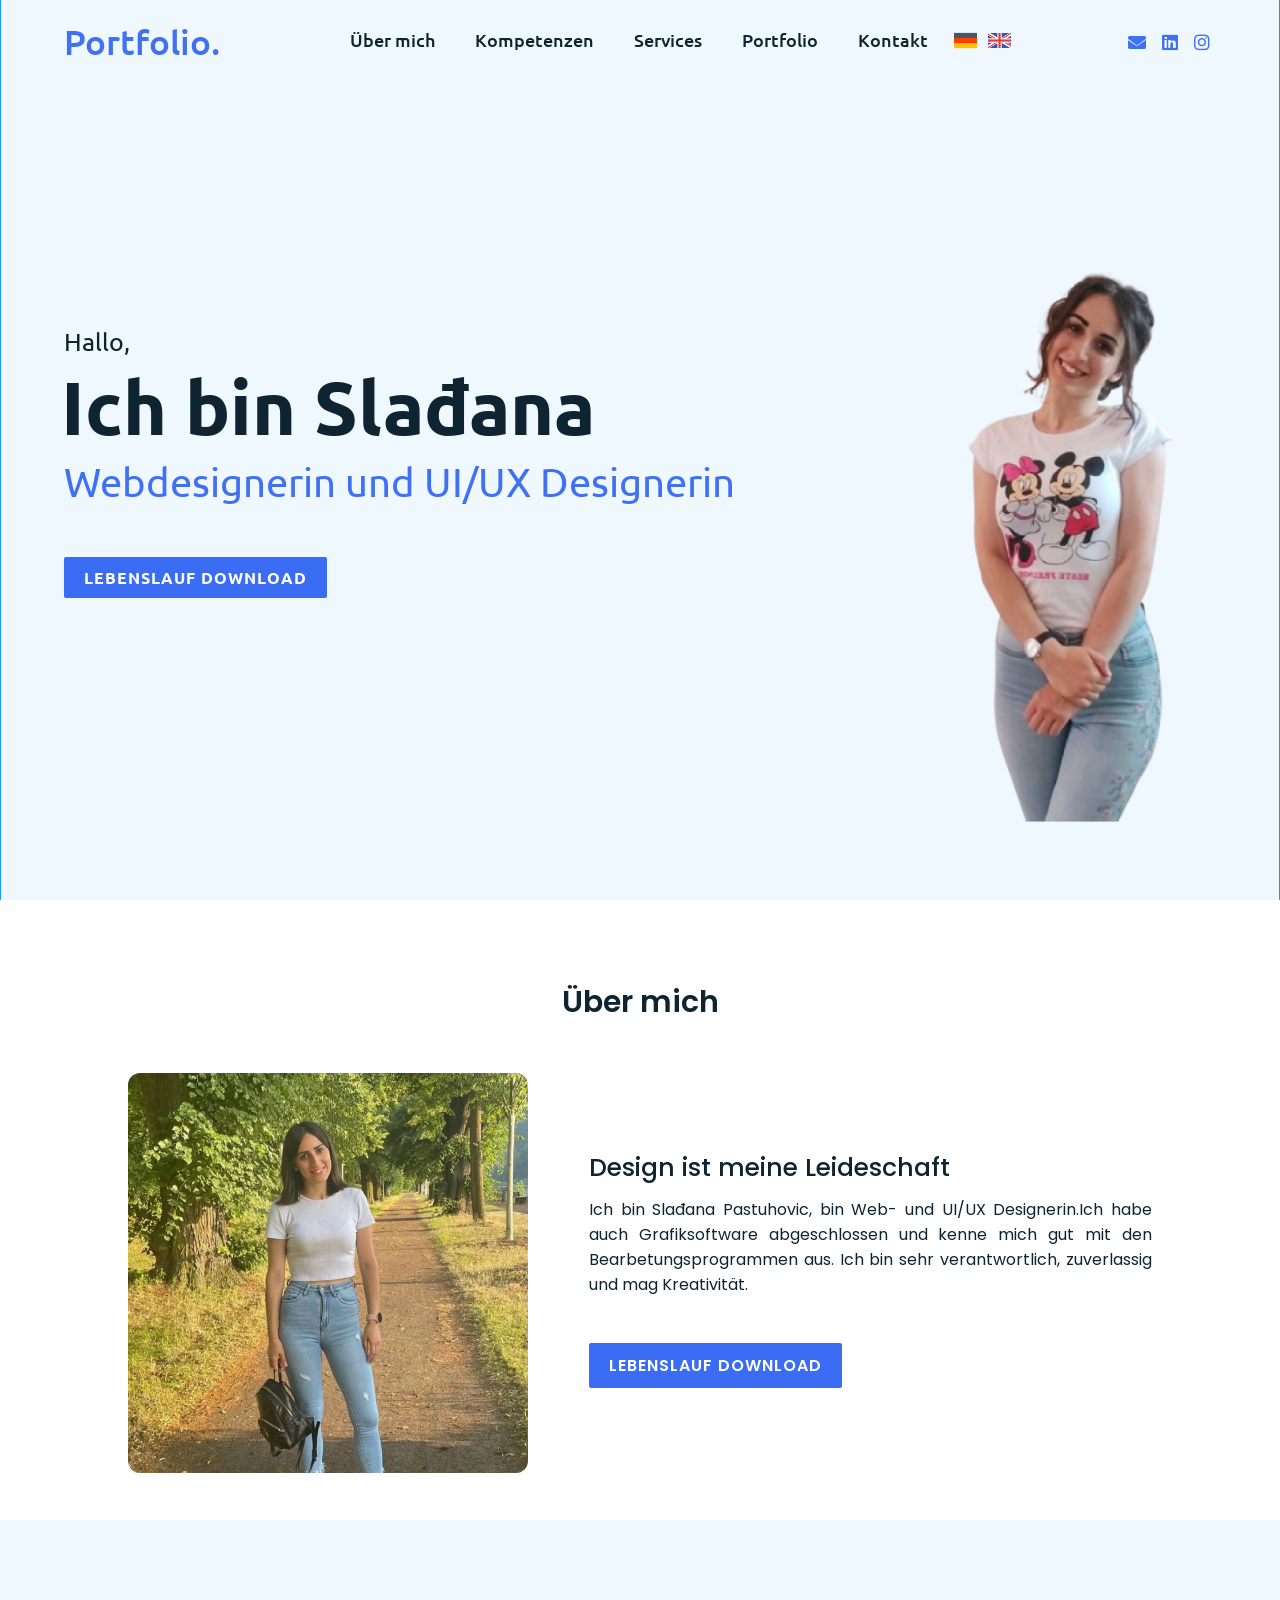
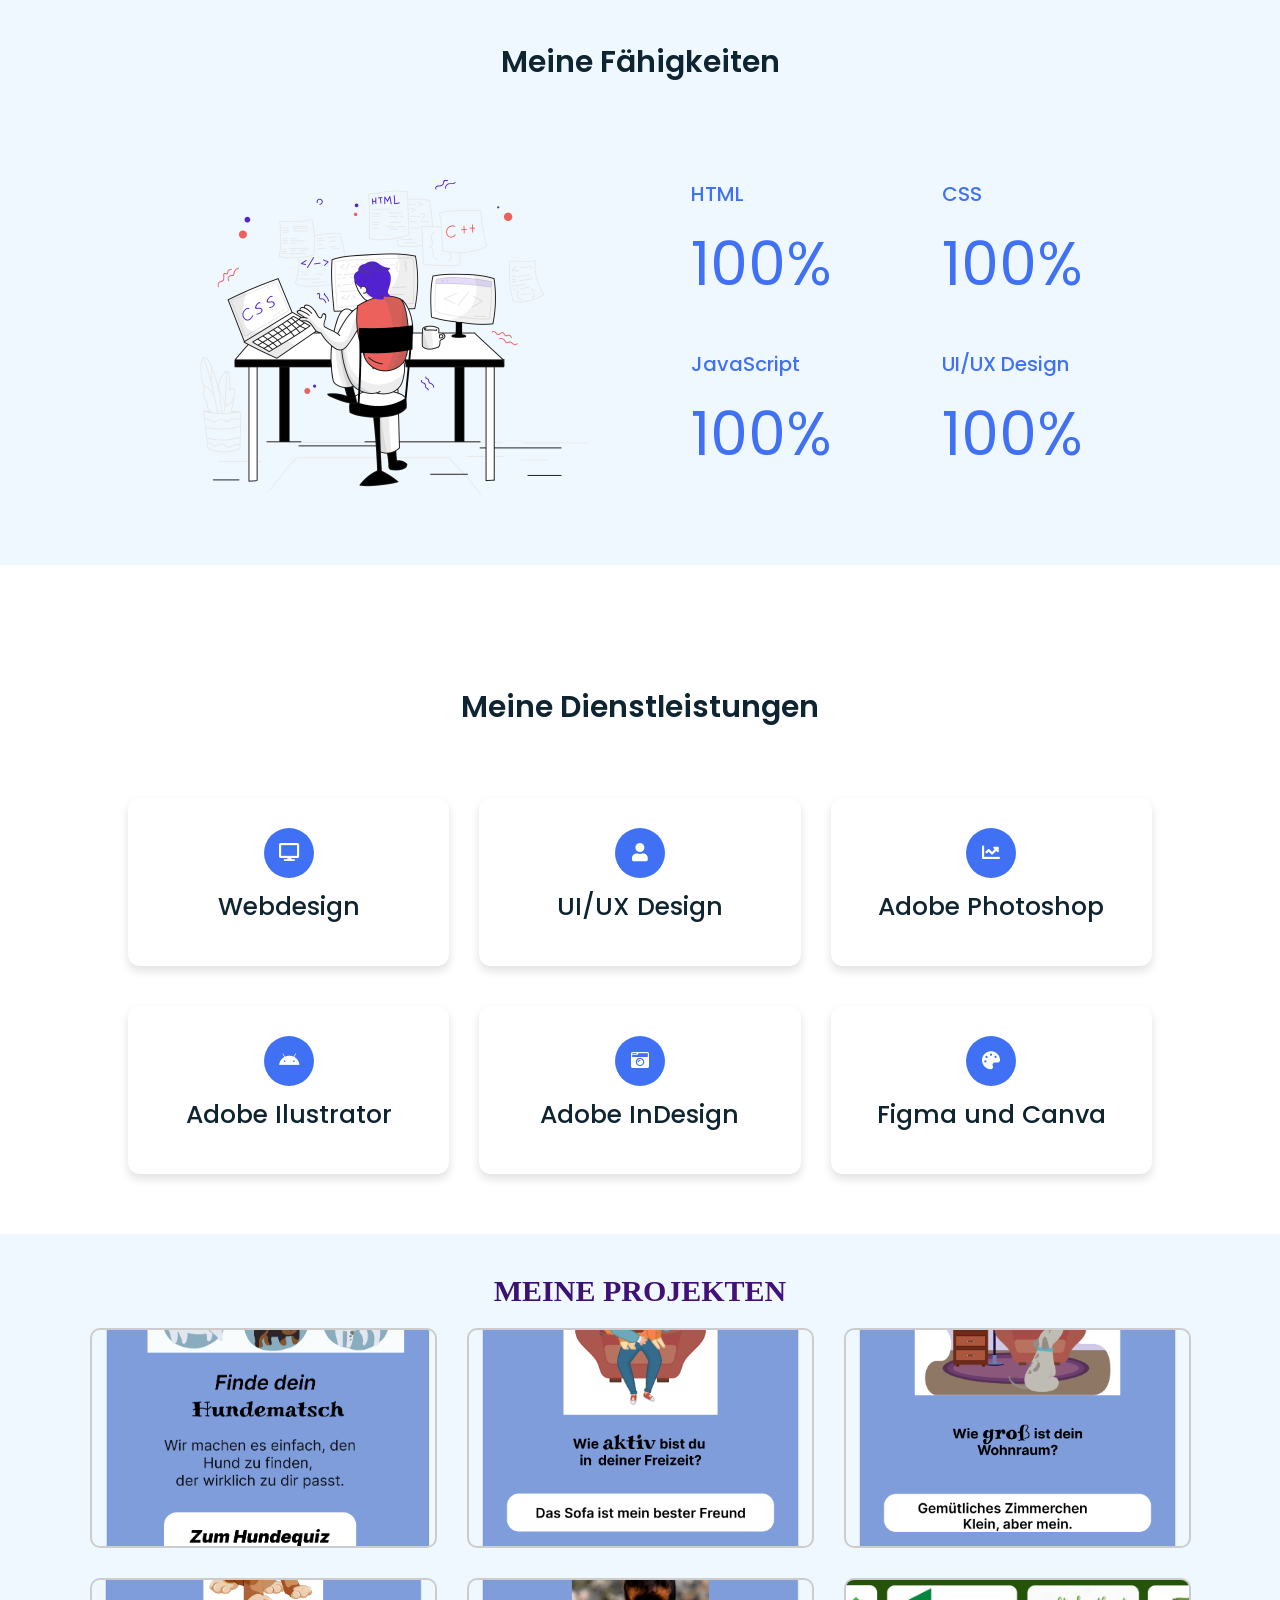
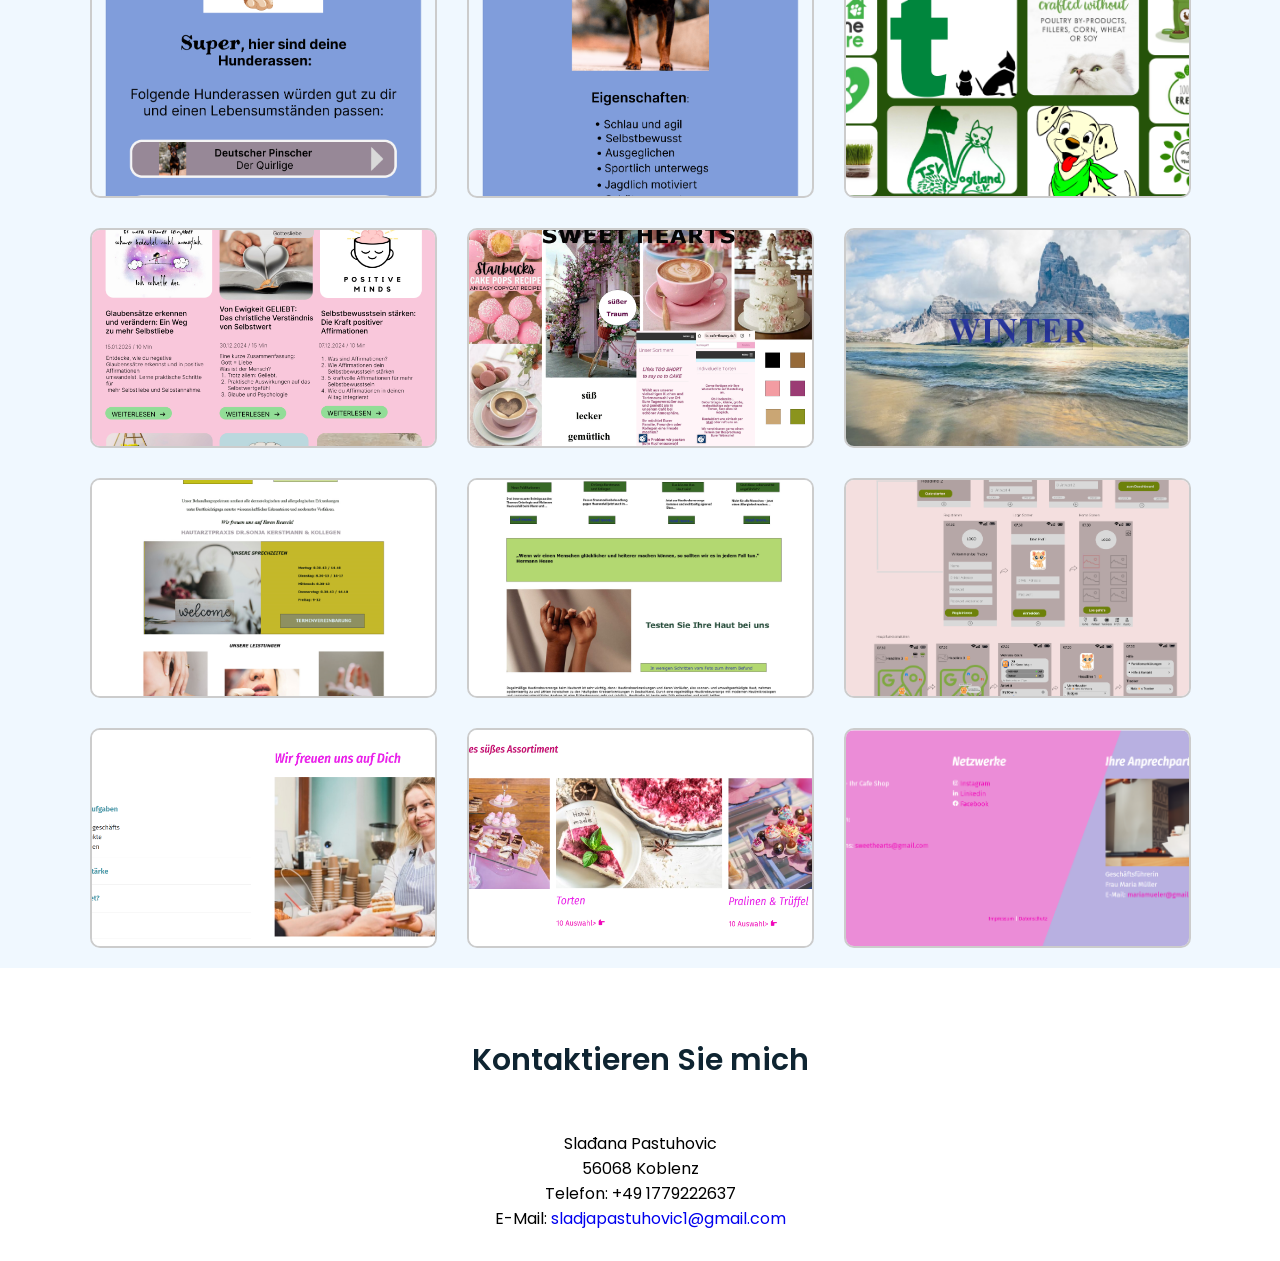
<file: index.html>
<!DOCTYPE html>

<html lang="en">

<head>
  <meta charset="UTF-8">
  <meta name="viewport" content="width=device-width, initial-scale=1">

  <title>PORTFOLIO</title>

  <link rel="stylesheet" href="https://cdnjs.cloudflare.com/ajax/libs/font-awesome/5.15.2/css/all.min.css">
  <link rel="stylesheet" href="style.css">

</head>

<body>

  <div class="scroll-button">
    <a href="#home"><i class="fas fa-arrow-up"></i></a>
  </div>

  <!-- Navigation -->
  <nav>
    <div class="navbar">
      <div class="logo"><a href="#">Portfolio.</a></div>
      <ul class="menu">
        <li><a href="#about">Über mich</a></li>
        <li><a href="#skills">Kompetenzen</a></li>
        <li><a href="#services">Services</a></li>
        <li><a href="#portfolio">Portfolio</a></li>
        <li><a href="#contact">Kontakt</a></li>
        <div class="cancel-btn">
          <i class="fas fa-times"></i>
          </div>
          <div class="language-switch">
            <img src="Images/deutsch.png" alt="German" id="de-btn" class="flag">
            <img src="Images/englisch.png" alt="English" id="en-btn" class="flag">
          </div>
      </ul>
      <div class="media-icons">
        <a href="mailto:sladjapastuhovic1@gmail.com"><i class="fas fa-envelope"></i></a>
        <a href="https://www.linkedin.com/in/sla%C4%91ana-pastuhovic-843a81268/"><i class="fab fa-linkedin"></i></a>
        <a href="https://www.instagram.com/sladjaa1993/"><i class="fab fa-instagram"></i></a>
      </div>
     
    </div>
   
    <div class="menu-btn">
      <i class="fas fa-bars"></i>
    </div>
  </nav>

  <!-- Home -->
  <section class="home" id="home">
    <div class="home-content">
      <div class="text">
        <div class="text-one">Hallo,</div>
        <div class="text-two">Ich bin Slađana </div>
        <div class="text-three">Webdesignerin und UI/UX Designerin</div>
      </div>
      <div class="button">
        <a href="Lebenslauf Sladja.pdf" target="_blank" class="btn">Lebenslauf download</a>
      </div>
    </div>
  </section>

  <!-- Über mich -->
  <section class="about" id="about">
    <div class="content">
      <div class="title"><span>Über mich</span></div>
      <div class="about-details">
        <div class="left">
          <img src="Images/slika moja.jpg"/>
        </div>
        <div class="right">
          <div class="topic">Design ist meine Leideschaft</div>
          <p>Ich bin Slađana Pastuhovic, bin Web- und UI/UX Designerin.Ich habe auch Grafiksoftware abgeschlossen und kenne mich gut mit den Bearbetungsprogrammen aus.
            Ich bin sehr verantwortlich, zuverlassig und mag Kreativität.
          </p>
          <div class="button">
            <a href="Lebenslauf Sladja.pdf" target="_blank" class="btn">Lebenslauf download</a>
          </div>
        </div>
      </div>
    </div>
  </section>


   <!-- KOMPETENZEN -->
  <section class="skills" id="skills">
    <div class="content">
      <div class="title"><span>Meine Fähigkeiten</span></div>
      <div class="skills-details">
        <div class="text">
          <div class="topic"></div>
          <img src="Images/developement.png" id="dev-img">
          <div class="experience">
            <div class="num"></div>
            <div class="">
            </div>
          </div>
        </div>
        <div class="boxes">
          <div class="box">
            <div class="topic">HTML</div>
            <div class="per">100%</div>
          </div>
          <div class="box">
            <div class="topic">CSS</div>
            <div class="per">100%</div>
          </div>
          <div class="box">
            <div class="topic">JavaScript</div>
            <div class="per">100%</div>
          </div>
          <div class="box">
            <div class="topic">UI/UX Design</div>
            <div class="per">100%</div>
          </div>
        </div>
      </div>
    </div>
  </section>

  

  <!-- DIENSTLESITUNGEN-->
  <section class="services" id="services">
    <div class="content">
      <div class="title"><span>Meine Dienstleistungen</span></div>
      <div class="boxes">
        <div class="box">
          <div class="icon">
            <i class="fas fa-desktop"></i>
          </div>
          <div class="topic">Webdesign</div>
        </div>
        <div class="box">
          <div class="icon">
            <i class="fas fa-user"></i>
            </div>
          <div class="topic">UI/UX Design</div>
         
        </div>
        <div class="box">
          <div class="icon">
            <i class="fas fa-chart-line"></i>
          </div>
          <div class="topic">Adobe Photoshop</div>
      
        </div>
        <div class="box">
          <div class="icon">
            <i class="fab fa-android"></i>
          </div>
          <div class="topic">Adobe Ilustrator</div>
       
        </div>
        <div class="box">
          <div class="icon">
            <i class="fas fa-camera-retro"></i>
          </div>
          <div class="topic">Adobe InDesign</div>
       
        </div>
        <div class="box">
          <div class="icon">
            <i class="fas fa-palette"></i>         
           </div>
          <div class="topic">Figma und Canva</div>
         
        </div>
      </div>
    </div>
  </section>


 <!-- PORTFOLIO-->
 <section class="portfolio" id="portfolio">
 <div class="container">
  <div class="row">
    <div class="col-md-12 text-center">
      <h3 class="animate-charcter"> MEINE PROJEKTEN</h3>
    </div>
  </div>
</div>
  
  <section class="image-gallery">
    <div class="image-container">
        <a href="Images/App Design1Slide.png" target="_blank">
            <img src="Images/App Design1Slide.png" alt="Slika 1" class="gallery-image">
        </a>
    </div>
    <div class="image-container">
        <a href="Images/App Design2Slide.png" target="_blank">
            <img src="Images/App Design2Slide.png" alt="Slika 2" class="gallery-image">
        </a>
    </div>
    <div class="image-container">
        <a href="Images/App Design3Slide.png" target="_blank">
            <img src="Images/App Design3Slide.png" alt="Slika 3" class="gallery-image">
        </a>
    </div>
    <div class="image-container">
        <a href="Images/App Design4Slide.png" target="_blank">
            <img src="Images/App Design4Slide.png" alt="Slika 4" class="gallery-image">
        </a>
    </div>
    <div class="image-container">
        <a href="Images/App Design5Slide.png" target="_blank">
            <img src="Images/App Design5Slide.png" alt="Slika 5" class="gallery-image">
        </a>
    </div>
    <div class="image-container">
        <a href="Images/Bento Grid.png" target="_blank">
            <img src="Images/Bento Grid.png" alt="Slika 6" class="gallery-image">
        </a>
    </div>
    <div class="image-container">
        <a href="Images/Blog Design.png" target="_blank">
            <img src="Images/Blog Design.png" alt="Slika 7" class="gallery-image">
        </a>
    </div>
   
    <div class="image-container">
        <a href="Images/Moodboard2.jpg" target="_blank">
            <img src="Images/Moodboard2.jpg" alt="Slika 9" class="gallery-image">
        </a>
    </div>
    <div class="image-container">
        <a href="Images/Photoshop 1.jpg" target="_blank">
            <img src="Images/Photoshop 1.jpg" alt="Slika 10" class="gallery-image">
        </a>
    </div>
    <div class="image-container">
        <a href="Images/Screendesign Startseite.png" target="_blank">
            <img src="Images/Screendesign Startseite.png" alt="Slika 11" class="gallery-image">
        </a>
    </div>
    <div class="image-container">
        <a href="Images/Screendesign Unterseite.jpg" target="_blank">
            <img src="Images/Screendesign Unterseite.jpg" alt="Slika 12" class="gallery-image">
        </a>
    </div>
    <div class="image-container">
      <a href="Images/UX Konzept.png" target="_blank">
          <img src="Images/UX Konzept.png" alt="Slika 13" class="gallery-image">
      </a>
  </div>

  <div class="image-container">
    <a href="Images/Sweet hearts 1.png" target="_blank">
        <img src="Images/Sweet hearts 1.png" alt="Slika 13" class="gallery-image">
    </a>
</div>

<div class="image-container">
  <a href="Images/Sweet hearts 2.png" target="_blank">
      <img src="Images/Sweet hearts 2.png" alt="Slika 13" class="gallery-image">
  </a>
</div>

<div class="image-container">
  <a href="Images/Sweet hearts Footer.png" target="_blank">
      <img src="Images/Sweet hearts Footer.png" alt="Slika 13" class="gallery-image">
  </a>
</div>
  
</section>


  <!-- KONTAKT -->
  <section class="contact" id="contact">
    <div class="content">
      <div class="title"><span>Kontaktieren Sie mich</span></div>
      <div class="text">
        <p> Slađana Pastuhovic<br>
          56068 Koblenz<br></p>
          <p>Telefon: +49 1779222637<br>E-Mail: <a href="mailto:sladjapastuhovic1@gmail.com">sladjapastuhovic1@gmail.com</a></p>
        
        </div>
      </div>
    </div>
  </section>

  

  <script src="script.js"></script>
</body>

</html>
</file>
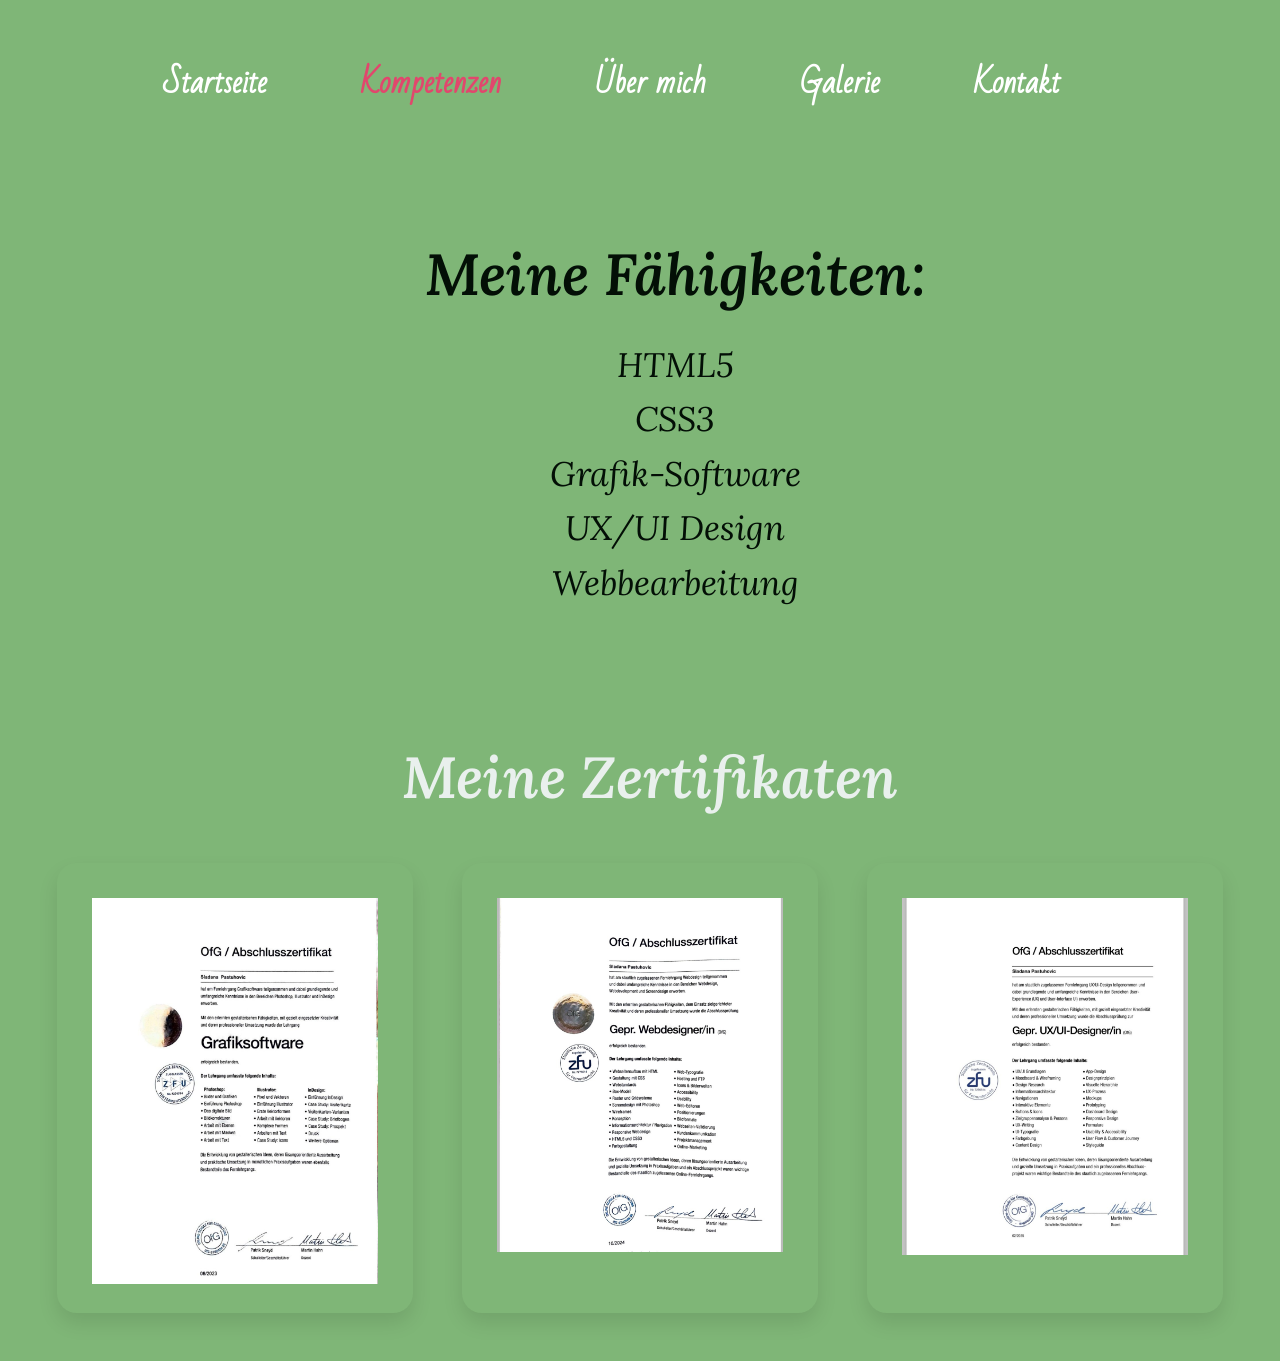
<file: kompetenzen.html>
<!DOCTYPE html>
<html lang="de">
	<head>
		<meta charset="utf-8">
		<meta name="viewport" content="width=device-width, initial-scale=1">
		<title>Portfolio</title>
		<link rel="stylesheet" href="css/styles.css">
		

		
	</head>
	<body id="nav-open">
		<!-- Header --> 
		<header>
			<div class="wrapper">
				<div class="row">
					
					<div class="column col_">
						<a class="nav-toggle nav-open" href="#nav-open">&#x2261; Menü öffnen</a>
						<a class="nav-toggle nav-closed" href="#nav-closed">&#x2261; Menü schließen</a>
						<nav>
							<ul id="navigation">
								<li><a href="startseite.html">Startseite</a></li>
								<li><a href="kompetenzen.html" class="active">Kompetenzen</a></li>
								<li>
									<a href="ueber mich.html">Über mich</a>
					
								</li>
                                <li><a href="galerie.html">Galerie</a></li>
								<li><a href="kontakt.html">Kontakt</a></li>
							</ul>
						</nav>
					</div>
				</div>
			</div>
		</header>
		<!-- Hero-Teaser --> 
		<section class="kompetenzen">
			<div class="wrapper">
				<div class="row">
					<div class="column col_1">
						<h1>Meine Fähigkeiten:</h1>
						<h2>HTML5 <br>
                            CSS3 <br>
                            Grafik-Software <br>
                            UX/UI Design <br>
                            Webbearbeitung </h2>
					</div>
		
				</div>
			</div> 
		</section>

        <section class="leistungen" id="leistungen">
			<div class="wrapper">
				<h1>Meine Zertifikaten</h1>
				<div class="row">
					<div class="column col_1_3">
						<img src="grafiksoftware1.jpg" width="350" height="350" >
					</div>
					<div class="column col_1_3">
						<img src="webdesign.jpg" width="350" height="350">
					</div>
					<div class="column col_1_3">
						<img src="ux ui design.jpg" width="350" height="350">
					</div>
				</div>
			</div>
		</section>
		
	
	</body>
</html>
</file>
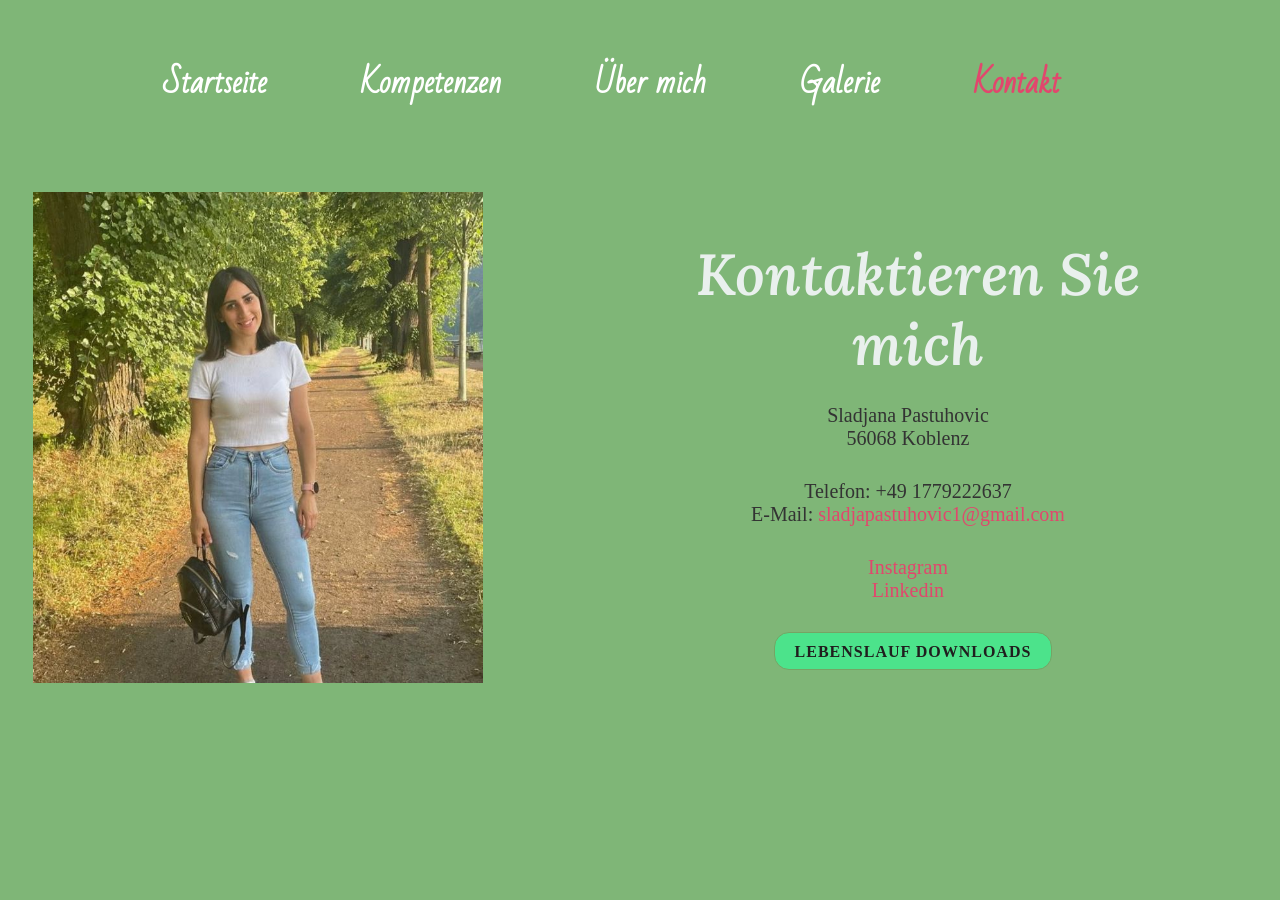
<file: kontakt.html>
<!DOCTYPE html>
<html lang="de">
	<head>
		<meta charset="utf-8">
		<meta name="viewport" content="width=device-width, initial-scale=1">
		<title>Portfolio</title>
		<link rel="stylesheet" href="css/styles.css">
		<link rel="icon" type="image/png" href="img/favicon.png">
	</head>
	<body id="nav-open">
		<!-- Header --> 
		<header>
			<div class="wrapper">
				<div class="row">
					
					<div class="column col_">
						<a class="nav-toggle nav-open" href="#nav-open">&#x2261; Menü öffnen</a>
						<a class="nav-toggle nav-closed" href="#nav-closed">&#x2261; Menü schließen</a>
						<nav>
							<ul id="navigation">
								<li><a href="startseite.html">Startseite</a></li>
								<li><a href="kompetenzen.html">Kompetenzen</a></li>
								<li>
									<a href="ueber mich.html">Über mich</a>
					
								</li>
                                <li><a href="galerie.html">Galerie</a></li>
								<li><a href="kontakt.html" class="active">Kontakt</a></li>
							</ul>
						</nav>
					</div>
				</div>
			</div>
		</header>

		
        <section id="hero dark">
			<div class="wrapper">
				<div class="row">
                        <div class="column col_1_2">
                            <img src="img2.jpg" width="450px">
                        </div>
					<div class="column col_1_2 zentrieren">
						<h1>Kontaktieren Sie mich</h1>
                        <p>Sladjana Pastuhovic<br>
                            56068 Koblenz<br></p>
						<p>Telefon: +49 1779222637<br>E-Mail: <a href="mailto:sladjapastuhovic1@gmail.com">sladjapastuhovic1@gmail.com</a></p>
                        <p><a href="https://www.instagram.com/sladjaa1993/">Instagram</a><br>
							<a href="https://www.linkedin.com/in/sla%C4%91ana-pastuhovic-843a81268/">Linkedin</a> </p>
                            <a href="Lebenslauf Sladja.pdf" class="button">Lebenslauf downloads</a>
					
                    </div>
						
				</div>
			</div>
		</section>

		
	
	</body>
</html>
</file>
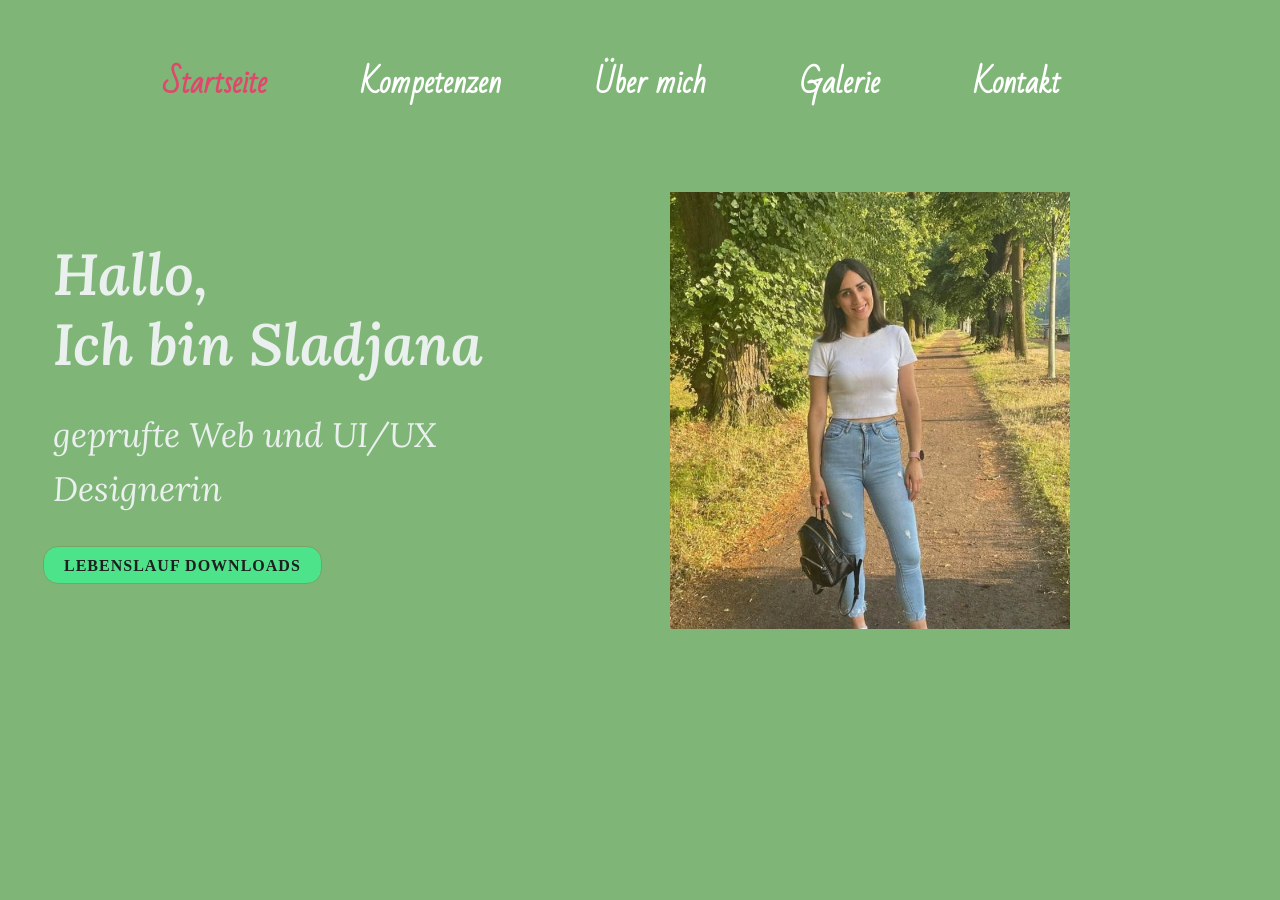
<file: startseite.html>
<!DOCTYPE html>
<html lang="de">
	<head>
		<meta charset="utf-8">
		<meta name="viewport" content="width=device-width, initial-scale=1">
		<title>Portfolio</title>
		<link rel="stylesheet" href="css/styles.css">
		<link rel="icon" type="image/png" href="img/favicon.png">
	</head>
	<body id="nav-open">
		<!-- Header --> 
		<header>
			<div class="wrapper">
				<div class="row">
					
					<div class="column col_">
						<a class="nav-toggle nav-open" href="#nav-open">&#x2261; Menu öffnen</a>
						<a class="nav-toggle nav-closed" href="#nav-closed">&#x2261; Menu schließen</a>
						<nav>
							<ul id="navigation">
								<li><a href="startseite.html" class="active">Startseite</a></li>
								<li><a href="kompetenzen.html">Kompetenzen</a></li>
								<li>
									<a href="ueber mich.html">Über mich</a>
					
								</li>
                                <li><a href="galerie.html">Galerie</a></li>
								<li><a href="kontakt.html">Kontakt</a></li>
							</ul>
						</nav>
					</div>
				</div>
			</div>
		</header>
		<!-- Hero-Teaser --> 
		<section class="hero dark">
			<div class="wrapper">
				<div class="row">
					<div class="column col_1_2">
						<h1>Hallo, 
                            <br> Ich bin Sladjana </h1>
						<h2>geprufte Web und UI/UX Designerin</h2>
						<a href="Lebenslauf Sladja.pdf" class="button">Lebenslauf downloads</a>
					</div>
					<div class="column col_1_2">
						<img src="img2.jpg" width="400px">
					</div>
				</div>
			</div>
		</section>
		
	
	</body>
</html>
</file>
<file: style.css>
@import url('https://fonts.googleapis.com/css2?family=Poppins:wght@400;500;600;700&family=Ubuntu:wght@400;500;700&display=swap');

* {
  margin: 0;
  padding: 0;
  box-sizing: border-box;
  text-decoration: none;
  scroll-behavior: smooth;     
}

::-webkit-scrollbar {
  width: 10px;
}

::-webkit-scrollbar-track {
  background: #090909;      
}

::-webkit-scrollbar-thumb {
  background: #6e93f7;
  border-radius: 12px;
  transition: all 0.3s ease;
}

::-webkit-scrollbar-thumb:hover {
  background: #4070f4;
}

/* navbar */
nav {
  position: fixed;
  width: 100%;
  padding: 20px 0;
  z-index: 998;
  transition: all 0.3s ease;
  font-family: 'Ubuntu', sans-serif;
}

nav.sticky {
  background: #0f0f0f;  
  padding: 13px 0;
}

nav .navbar {
  width: 90%;
  display: flex;
  justify-content: space-between;
  align-items: center;
  margin: auto;
}

nav .navbar .logo a {
  font-weight: 500;
  font-size: 35px;
  color: #4070f4;
}

nav.sticky .navbar .logo a {
  color: #fff;
}

nav .navbar .menu {
  display: flex;
  position: relative;
}

nav .navbar .menu li {
  list-style: none;
  margin: 0 20px;
}

.navbar .menu a {
  font-size: 18px;
  font-weight: 500;
  color: #0E2431;
  padding: 6px 0;
  transition: all 0.4s ease;
}

.navbar .menu a:hover {
  color: #4070f4;
}

nav.sticky .menu a {
  color: #FFF;
}

nav.sticky .menu a:hover {
  color: #1c06e0;
}

.navbar .media-icons a {
  color: #4070f4;
  font-size: 18px;
  margin: 0 6px;
}

nav.sticky .media-icons a {
  color: #FFF;
}

/* Menü Button CSS */
nav .menu-btn,
.navbar .menu .cancel-btn {
  position: absolute;
  color: #fff;
  right: 30px;
  top: 20px;
  font-size: 20px;
  cursor: pointer;
  transition: all 0.3s ease;
  display: none;
}

nav .menu-btn {
  color: #4070f4;
}

nav.sticky .menu-btn {
  color: #FFF;
}

.navbar .menu .menu-btn {
  color: #fff;
}

.flag {
  width: 25px;
  height: auto;
  cursor: pointer;
  transition: transform 0.3s;
  margin-left:5px;
}

.flag:hover {
  transform: scale(1.1);
}


/* HOME */
.home {
  height: 100vh;
  width: 100%;
  background: url("Images/bild\ background1.png") no-repeat;
  background-size: cover;
  background-position: center;
  background-attachment: fixed;
  font-family: 'Ubuntu', sans-serif;
}

.home .home-content {
  width: 90%;
  height: 100%;
  margin: auto;
  display: flex;
  flex-direction: column;
  justify-content: center;
}

.home .text-one {
  font-size: 25px;
  color: #0E2431;
}

.home .text-two {
  color: #0E2431;
  font-size: 75px;
  font-weight: 600;
  margin-left: -3px;
}

.home .text-three {
  font-size: 40px;
  margin: 5px 0;
  color: #4070f4;
}

.btn{
  color: white;
  background-color: #3a6cf4;
  font-size: 1em;
  font-weight: 600;
  display: inline-block;
  padding: 10px 20px;
  text-transform: uppercase;
  text-decoration: none;
  letter-spacing: 1px;
  border-radius: 2px;
  margin-top: 30px;
  transition: 0.5s ease;
}

.btn:hover{
  background-color: #235bf6;
}

section {
  padding-top: 40px;
}

section .content {
  width: 80%;
  margin: 40px auto;
  font-family: 'Poppins', sans-serif;
}

.about .about-details {
  display: flex;
  justify-content:space-between;
  align-items: center;
}

section .title {
  display: flex;
  justify-content: center;
  margin-bottom: 40px;
}

section .title span {
  color: #0E2431;
  font-size: 30px;
  font-weight: 600;
  position: relative;
  padding-bottom: 8px;
}

.about .about-details .left {
  width: 45%;
}

.about .left img {
  height: 400px;
  width: 400px;
  object-fit: cover;
  border-radius: 12px;
}

.about-details .right {
  width: 55%;
}

section .topic {
  color: #0E2431;
  font-size: 25px;
  font-weight: 500;
  margin-bottom: 10px;
}

section .topic img {
height: 800px;
 max-width: 700px;
  object-fit: cover;
  border-radius: 12px;
}

.about-details .right p {
  text-align: justify;
  color: #0E2431;
}

section .button {
  margin: 16px 0;
}

section .button button {
  outline: none;
  padding: 8px 16px;
  border-radius: 4px;
  font-size: 25px;
  font-weight: 400;
  background: #4070f4;
  color: #fff;
  border: 2px solid transparent;
  cursor: pointer;
  transition: all 0.4s ease;
}

section .button button:hover {
  border-color: #4070f4;
  background-color: #fff;
  color: #4070f4;
}

  /* PORTFOLIO */

  .portfolio {
    background: #F0F8FF;
    margin-top: 40px;
  }

  .animate-charcter{
   text-transform:uppercase;
  background-image: linear-gradient(
    -225deg,
    #231557 0%,
    #44107a 29%,
    #0616f7 67%,
    #4e8de1 100%
  );
  background-size: auto auto;
  background-clip: border-box;
  background-size: 200% auto;
  color: #fff;
  -webkit-background-clip: text;
  -webkit-text-fill-color: transparent;
  animation: textclip 2s linear infinite;
  font-size: 30px;
  text-align: center;
}

@keyframes textclip {
  to {
    background-position: 200% center;
  }
}
.image-container:first-child {
    margin-top: 0; 
    margin-left: 0; 
}
.image-gallery {
    display:flex;
    flex-wrap: wrap;
    gap: 30px; 
    justify-content: center; 
    padding: 20px; 
}

.image-container {
    box-sizing: border-box;
    flex: 1 1 calc(30% - 30px); 
    max-width: calc(30% - 25px); 
    height: 220px;
    overflow: hidden;
    border: 2px solid #ccc;
    cursor: pointer;
    border-radius: 10px;  
}

.gallery-image {
    width: 100%;
    height: 100%;
    object-fit: cover; 
    transition: transform 0.3s ease;  
}

.gallery-image:hover {
    transform: scale(1.1); 
}


/* KOMPETENZEN */
.skills {
  background: #F0F8FF;
}

.skills .content {
  padding: 40px 0;
}

.skills .skills-details {
  display: flex;
  justify-content: space-between;
  align-items: center;
}

.skills-details .text {
  width: 50%;
}

.skills-details p {
  color: #0E2431;
  text-align: justify;
}

.skills-details .boxes {
  width: 45%;
  display: flex;
  flex-wrap: wrap;
  justify-content: space-between;
}

.skills-details .box {
  width: calc(100% / 2 - 20px);
  margin: 20px 0;
}

.skills-details .boxes .topic {
  font-size: 20px;
  color: #4070f4;
}

.skills-details .boxes .per {
  font-size: 60px;
  color: #4070f4;
}

/* SERVICE */
.services .boxes {
  display: flex;
  flex-wrap: wrap;
  justify-content: space-between;
}

.services .boxes .box {
  margin: 20px 0;
  width: calc(100% / 3 - 20px);
  text-align: center;
  border-radius: 12px;
  padding: 30px 10px;
  box-shadow: 0 5px 10px rgba(0, 0, 0, 0.12);
  cursor: default;
  transition: all 0.4s ease;
}

.services .boxes .box:hover {
  background: #4070f4;
  color: #fff;
}

.services .boxes .box .icon {
  height: 50px;
  width: 50px;
  background: #4070f4;
  border-radius: 50%;
  text-align: center;
  line-height: 50px;
  font-size: 18px;
  color: #fff;
  margin: 0 auto 10px auto;
  transition: all 0.4s ease;
}

.boxes .box:hover .icon {
  background-color: #fff;
  color: #4070f4;
}

.services .boxes .box:hover .topic,
.services .boxes .box:hover p {
  color: #0E2431;
  transition: all 0.4s ease;
}

.services .boxes .box:hover .topic,
.services .boxes .box:hover p {
  color: #fff;
}

/* KONTAKT */
.contact {
  background: white;
}

.contact .content {
  margin: 0 auto;
  padding: 30px 0;
}

.contact .text {
  width: 80%;
  text-align: center;
  margin: auto;
}


/* Scroll TO Top Button CSS */
.scroll-button a {
  position: fixed;
  bottom: 20px;
  right: 20px;
  color: #fff;
  background: #4070f4;
  padding: 7px 12px;
  ;
  font-size: 18px;
  border-radius: 6px;
  display: none;
}


/* Za mobilnu navigaciju kad je otvorena */
@media (max-width: 768px) {
  .menu ul {
    flex-direction: column;
    align-items: center;
  }

  .language-switch {
    flex-direction: row;
    justify-content: center;
    padding-bottom: 20px;
  }
}


/* Responsive Media Query */
@media (max-width: 1190px) {
 
  section .content {
    width: 95%;
  }
  .skills{
    text-align: center;
  }
}

@media (max-width: 1090px) {
  
  nav .navbar {
    width: 90%;
  }

  nav .navbar .menu {
    position: fixed;
    left: -100%;
    top: 0;
    background:#548afd;
    height: 100vh;
    max-width: 400px;
    width: 100%;
    padding-top: 60px;
    flex-direction: column;
    align-items: center;
    transition: all 0.5s ease;
  }


  .navbar.active .menu {
    left: 0;
  }

  nav .navbar .menu a {
    font-size: 23px;
    display: block;
    color: #fff;
    margin: 15px 0;
  }

  nav.sticky .menu a:hover {
    color: #202122;
  }

  nav .navbar .media-icons {
    display: none;
  }

  nav .menu-btn,
  .navbar .menu .cancel-btn {
    display: block;
  }

  .home .text-two {
    font-size: 65px;
  }

  .home .text-three {
    font-size: 35px;
  }

  .skills .skills-details {
    align-items: center;
    justify-content: center;
    flex-direction: column;
  }

  .skills-details .text {
    width: 100%;
    margin-bottom: 50px;
  }

  .skills-details .boxes {
    justify-content: center;
    align-items: center;
    width: 100%;
  }

  .services .boxes .box {
    margin: 20px 0;
    width: 100%;
  }

  .contact .text {
    width: 100%;
  }

  .image-container {
    width:80px;
    height:220px;
  }
}

@media (max-width: 1000px) {


 
  .about .about-details {
    justify-content: center;
    flex-direction: column;
  }
.skills{
  text-align: center;
}
  .about .about-details .left {
    display: flex;
    justify-content: center;
    width: 100%;
  }

  .about-details .right {
    width: 90%;
    margin: 40px 0;
  }

  .services .boxes .box {
    margin: 20px 0;
    width: calc(100% / 2 - 20px);
  }

  .image-container {
    width:100px;
    height:200px;
  }
}

@media (max-width: 968px) {
  nav {
    position: fixed;
    width: 100%;
    padding: 20px 0;
    z-index: 998;
  }
  .home .text-three {
    max-width:80%;
  }
}

@media (max-width: 900px) {

  .about .left img {
    height: 350px;
    width: 350px;
  }
  .image-container {
    width:90px;
    height:100px;
  }

}

@media (min-width:670px) and (max-width: 860px){

   .about{
    text-align: center;
  }

  .skills-details .boxes .per {
    font-size: 50px;
    color: #4070f4;
  }

}


@media (max-width: 800px) {
.image-container {
  width:90px;
  height:100px;
}

.skills-details .boxes .per {
  font-size: 45px;
  color: #4070f4;
}
}
@media (max-width: 768px) {
  .flag {
    justify-content: center;
    margin-top: 20px;
    padding-right: 0;
    width:20px;
    cursor: pointer;
  }

 
}


@media (max-width: 500px) {
 
  .home .text-two {
    font-size: 55px;
  }

  .home .text-three {
    font-size: 33px;
  }

  .skills-details .boxes .per {
    font-size: 40px;
    color: #4070f4;
  }
  .animate-charcter {
    font-size: 25px;
  }
  .title span {
  text-align: center;
  font-size: 10px;

  }

.image-container {
  width:70px;
  height:120px;
}
#dev-img {
  max-width:350px;
  
}
}
</file>
<file: css/styles.css>
@charset "utf-8";


/* Webfonts-Einbindung */


@import url('https://fonts.googleapis.com/css2?family=Andika&family=Bad+Script&family=Courgette&family=Lora:ital,wght@0,400..700;1,400..700&display=swap');
;


* {
	margin: 0;
	padding: 0;
	-mozbox-sizing: border-box;
	-webkit-box-sizing: border-box;
	box-sizing: border-box;
}


/* Basisformatierung */

body {
	font: 400 1.125rem/1.55 'Lora''Andika';
	color: #333;
	background-color: rgb(127, 182, 119);
}

img {
	max-width: 100%;
	height: auto;
}


/* Layout */

.wrapper {
	max-width: 1250px;
	padding: 0 25px;
	margin: 0 auto;
}

.column {
	float: left;
	margin: 25px 0 25px 5%;
}

.column:first-child {
	margin-left: 0;
}

section {
	padding: 15px 0;
}


.dark {
	background-color: rgb(127, 182, 119);
}


.no-gutter .column {
	margin: 0;
	padding: 60px;
}

.no-gutter .col_1_2 {
	width: 50%;
}

.no-gutter .col_1_3 {
	width: 33.33%;
}

.no-gutter .col_2_3 {
	width: 66.66%;
}

.no-gutter .col_1_4 {
	width: 25%;
}

.no-gutter .col_3_4 {
	width: 75%;
}


/* Clearfix */

.row:before,
.row:after {
	content: " ";
	display: table;
}

.row::after {
	clear: both;
}


/* Spalten */

.col_1 {
	width: 100%;
}

.col_1_2 {
	width: 47.5%;
}

.col_1_3 {
	width: 30%;
}

.col_2_3 {
	width: 65%;
}

.col_1_4 {
	width: 21.25%;
}

.col_3_4 {
	width: 73.75%;
}


/* Navigation */

#navigation {
	float: right;
	margin-top: 20px;
}

#navigation li {
	display: inline;
	list-style: none;
	margin-left: 90px;
}

#navigation li a {
	text-decoration: none;
	text-transform:none;
	font-size: 30px;
	font-family:'Bad script' ;
	font-weight: 600;
	color:white;
	padding: 15px 0;
}

#navigation li a:hover,
#navigation li a.active {
	color: #e1476d;
}


/* Drop-Down-Menü */

#navigation li {
	position: relative;
}

#navigation ul li a {
	display: block;
	font-size: 1.125rem;
	/* 18 Pixel */
	text-transform: none;
	padding: 10px 35px 10px 15px;
	border-bottom: 1px solid rgba(34, 224, 16, 0.2);
}

#navigation ul li {
	margin-left: 0;
}

#navigation ul li a:hover {
	background: rgb(206, 183, 29);
	color: #fff;
}

#navigation li:hover ul {
	display: block;
}


/* Responsive Navigation */

.nav-toggle {
	display: none;
}

.nav-toggle {
	background:green;
	padding: 10px 15px;
	color: white;
}

.nav-toggle:hover {
	background: #05e41f;
	text-decoration: none;
}


#nav {
	background: #a2d78f;
	padding: 15px 0;
	position: sticky;
	top: 0px;
	box-shadow: 0px 10px 15px 0 rgba(0, 0, 0, .1);
	z-index: 9999;
}


.main-nav {
	display: flex;
	justify-content: space-evenly;
	flex-wrap: wrap;
}

.main-nav li {
	list-style: none;
}

.main-nav a {
	border-radius: 5px;
	background: #fff;
	background: rgba(255, 255, 255, .2);
	border: 1px solid rgba(255, 255, 255, .3);
	color: #fff;
	display: block;
	padding: 5px 25px;
	transition: all 0.2s;
}

.main-nav a:hover {
	background: rgba(255, 255, 255, 1);
	border: 1px solid rgba(255, 255, 255, .3);
	color: #4697A8;
	text-decoration: none;
}

ul.main-nav {
	margin-bottom: 0;
}



/* Typo */

h1,
h2,
h3,
h4,
h5,
h6 {
	font-family: 'Lora', sans-serif;
	font-style: italic;
	font-weight: 400;
	margin-bottom: 30px;
	color: #e9f0ed;
	line-height: 1.6;
}

h1 {
	font-size: 3.625rem;
	/* 58px; */
	margin-bottom: 25px;
	margin-left: 20px;
	font-weight: 600;
	line-height: 1.2;
}

h2 {
	font-size: 2.125rem;
	/* 34px; */
	font-weight: 400;
	margin-left: 20px;

}

h3 {
	font-size: 1.75rem;
	/* 28px; */
}

h4 {
	font-size: 1.5rem;
	/* 24px; */
}

h5 {
	font-size: 1.375rem;
	/* 22px; */
}

h6 {
	font-size: 1.250rem;
	/* 20px; */
}

p {
	margin: 0 0 30px;
	font-size: 20px;
}

a {
	color: #e1476d;
    text-decoration: none;
}

a:hover {
	text-decoration: underline;
}


.button {
	background: #4ce38b;
	border: 1px solid #76a464;
	padding: 10px 20px 8px;
	text-decoration: none;
	text-transform: uppercase;
	letter-spacing: 1px;
	color: #201e1e;
	font-weight: 600;
	margin-left: 10px;
	display: inline-block;
	transition: all 0.15s ease-out 0s;
	border-radius:15px;
	
}

.button:hover {
	background-color: #e1476d;
	color: #fff;
	text-decoration: none;
}


.zentrieren {
	text-align: center;
	margin-left:10px;
}


ul,
ol {
	margin: 0 0 15px 0px;
}




/* Kompetenzen Seite */

.leistungen {
	text-align: center;
}

#leistungen .row {
	display: flex;
	flex-wrap: wrap;
}

#leistungen .column {
	box-shadow: 0px 10px 20px 0 rgba(0, 0, 0, .1);
	padding: 35px 35px 25px;
	border-radius: 20px;
	transition: all 0.15s ease-out 0s;
	flex-grow: 1;
	flex-shrink: 1;
	flex-basis: 150px;
	margin: 25px 2% 25px 2%;
}

#leistungen .column:hover {
	transform: translateY(-25px);
	box-shadow: 0px 0px 40px rgba(0, 0, 0, .3);	
}


.kompetenzen h1 {
	text-align: center;
	margin-left: 70px;
	color: #030f06;
	
}
.kompetenzen h2 {
	text-align: center;
	margin-left: 70px;
	color: #030f06;

}

.buttonn {
	background: #4ce38b;
	border: 1px solid #76a464;
	padding: 10px 20px 8px;
	text-decoration: none;
	text-transform: uppercase;
	letter-spacing: 1px;
	color: #201e1e;
	font-weight: 600;
	margin-left: 460px;
	display: inline-block;
	transition: all 0.15s ease-out 0s;
	border-radius:15px;
}

.buttonn:hover {
	background-color: #e1476d;
	color: #fff;
	text-decoration: none;
}


.website {
	background-color: white;
	border-radius: 30px;
}

.website h1{
	color: rgb(127, 182, 119);
	font-size:50px;
	text-align: center;
}

.website p{
	font-size:30px;
	text-align: center;

}
/* Media Queries */



@media only screen and (max-width: 950px) {
	.col_1_2,
	.col_1_3,
	.col_2_3,
	.col_1_4,
	.col_3_4,
	.no-gutter .col_1_2,
	.no-gutter .col_1_3,
	.no-gutter .col_2_3,
	.no-gutter .col_1_4,
	.no-gutter .col_3_4 {
		width: 100%;
	}
	.column {
		margin-left: 0;
	}
	section {
		padding: 40px 0;
	}
	.light {
		margin: 40px 0;
	}
	.hero h1 {
		font-size: 3rem;
		/* 48px; */
		font-size: 12vw;
	}
	.hero h2 {
		font-size: 1.875rem;
		/* 30px; */
	}
	.news .column,
	footer .wrapper .column {
		max-width: 360px;
		margin: 25px auto 50px;
		float: none;
	}

	.buttonn{
		margin-left: 2oopx;
	}

	.kompetenzen h1 {
		margin-left: -5px;
	}
	.kompetenzen h2{
		margin-left: -30px;
	}

	.zentrieren h1{
		margin-left: -20px;
	}

	
	/* Responsive Navigation */
	nav {
		height: 0;
		overflow: hidden;
	}
	.nav-toggle {
		display: block;
	}
	#nav-open:target .nav-closed {
		display: block;
	}
	.nav-closed,
	#nav-closed:target .nav-closed,
	#nav-open:target .nav-open {
		display: none;
	}
	#nav-open:target nav {
		height: 500px;
	}
	#navigation {
		margin-top: 15px;
		float: none;
		border-bottom: 1px solid #ccc;
	}
	#navigation li {
		display: block;
		margin-left: 0;
		text-align: left;
		border-top: 1px solid #ccc;
	}
	#navigation li a {
		margin-left: 0;
		display: block;
		padding: 15px 30px;
	}
	#navigation ul {
		position: relative;
		display: block;
		top: 0;
		left: 0;
		box-shadow: 0 0 0 rgba(0, 0, 0, 0);
		width: 100%;
		margin-bottom: 0;
	}
	#navigation ul li a {
		border-bottom: 0;
		padding: 15px 15px 15px 60px;
	}
	#nav nav{
		height: auto;
	}
	#nav{
		display: none;
	}
	.main-nav li {
		margin: 10px
	}
	header .col_3_4 {
		margin-top: 0;
	}
	
}



/* Druckformatierung */

@media print {

	header, footer {
		display: none;
	}

	p { 
    	font-family: Arial, sans-serif;
		font-size: 10pt;
	}

	h1, h2, h3, h4, h5, h6 { 
		font-family: Arial, sans-serif; 
		font-size: 18pt; 
		color: #000;
		font-style: normal;
	}
	
	section{
		padding: 0;
	}

}
</file>
